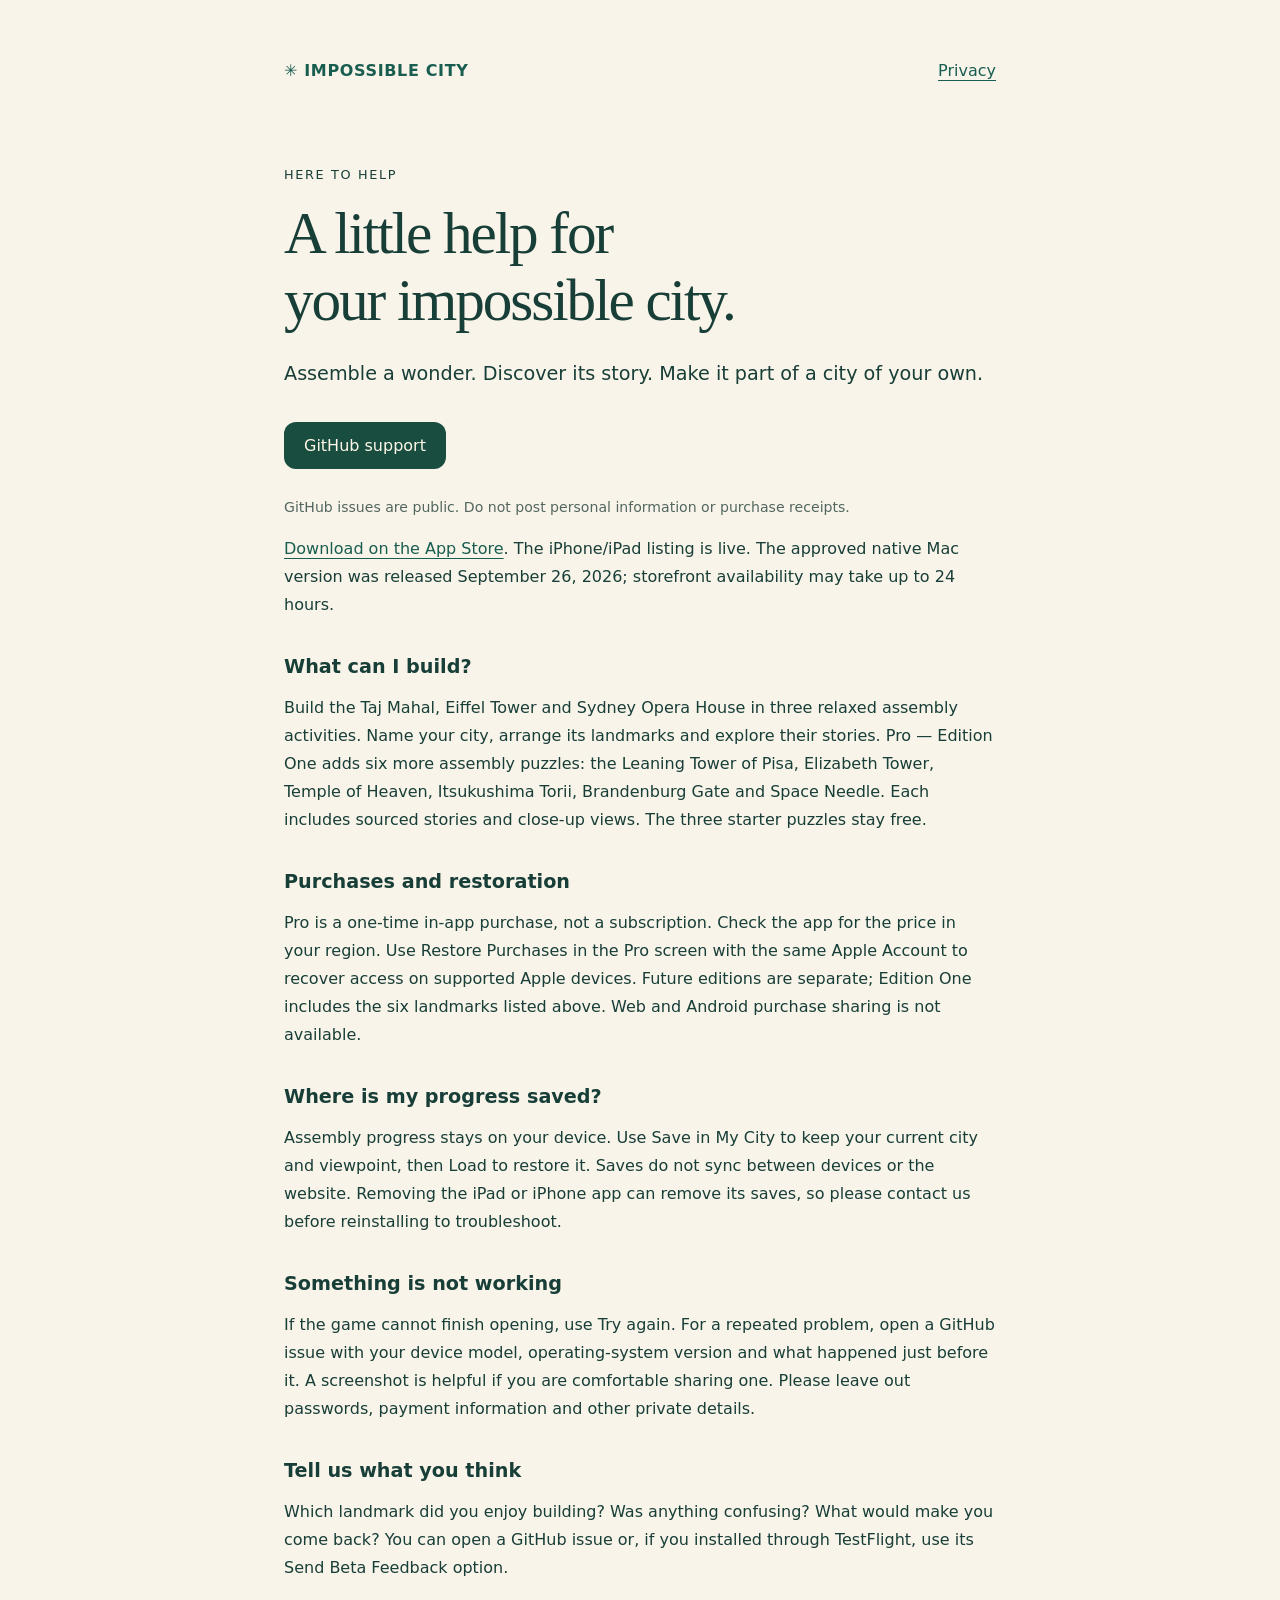
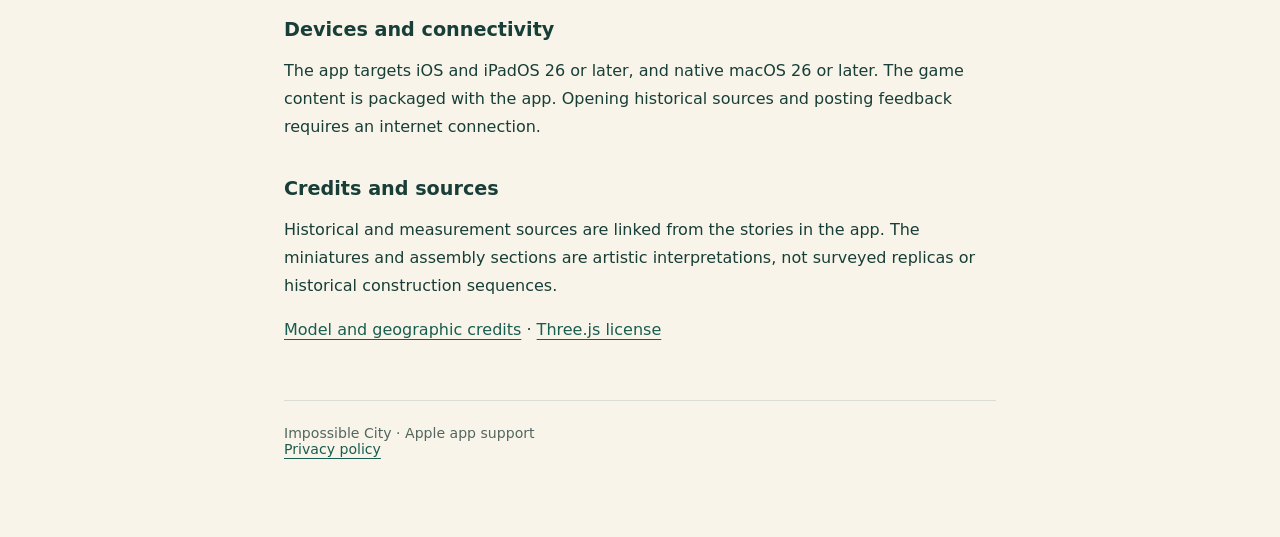
<file: support/index.html>
<!doctype html>
<html lang="en"><head><meta charset="utf-8"><meta name="viewport" content="width=device-width,initial-scale=1"><title>Impossible City — Support</title><link rel="stylesheet" href="styles.css"></head>
<body><main><nav aria-label="Main"><a class="brand" href="index.html">✳ IMPOSSIBLE CITY</a><a href="privacy.html">Privacy</a></nav>
<p class="eyebrow">Here to help</p><h1>A little help for<br>your impossible city.</h1>
<p class="intro">Assemble a wonder. Discover its story. Make it part of a city of your own.</p>
<a class="contact" href="https://github.com/pstarwars2026/impossible-city/issues/new/choose">GitHub support</a>
<p class="note">GitHub issues are public. Do not post personal information or purchase receipts.</p>
<p><a href="https://apps.apple.com/us/app/impossible-city-build-wonders/id6814018824">Download on the App Store</a>. The iPhone/iPad listing is live. The approved native Mac version was released September 26, 2026; storefront availability may take up to 24 hours.</p>
<h2>What can I build?</h2>
<p>Build the Taj Mahal, Eiffel Tower and Sydney Opera House in three relaxed assembly activities. Name your city, arrange its landmarks and explore their stories. Pro — Edition One adds six more assembly puzzles: the Leaning Tower of Pisa, Elizabeth Tower, Temple of Heaven, Itsukushima Torii, Brandenburg Gate and Space Needle. Each includes sourced stories and close-up views. The three starter puzzles stay free.</p>
<h2>Purchases and restoration</h2><p>Pro is a one-time in-app purchase, not a subscription. Check the app for the price in your region. Use Restore Purchases in the Pro screen with the same Apple Account to recover access on supported Apple devices. Future editions are separate; Edition One includes the six landmarks listed above. Web and Android purchase sharing is not available.</p><h2>Where is my progress saved?</h2>
<p>Assembly progress stays on your device. Use Save in My City to keep your current city and viewpoint, then Load to restore it. Saves do not sync between devices or the website. Removing the iPad or iPhone app can remove its saves, so please contact us before reinstalling to troubleshoot.</p>
<h2>Something is not working</h2>
<p>If the game cannot finish opening, use Try again. For a repeated problem, open a GitHub issue with your device model, operating-system version and what happened just before it. A screenshot is helpful if you are comfortable sharing one. Please leave out passwords, payment information and other private details.</p>
<h2>Tell us what you think</h2>
<p>Which landmark did you enjoy building? Was anything confusing? What would make you come back? You can open a GitHub issue or, if you installed through TestFlight, use its Send Beta Feedback option.</p>
<h2>Devices and connectivity</h2>
<p>The app targets iOS and iPadOS 26 or later, and native macOS 26 or later. The game content is packaged with the app. Opening historical sources and posting feedback requires an internet connection.</p>
<h2>Credits and sources</h2><p>Historical and measurement sources are linked from the stories in the app. The miniatures and assembly sections are artistic interpretations, not surveyed replicas or historical construction sequences.</p><p><a href="credits.html">Model and geographic credits</a> · <a href="licenses/three-MIT.txt">Three.js license</a></p><footer>Impossible City · Apple app support<br><a href="privacy.html">Privacy policy</a></footer></main></body></html>
</file>
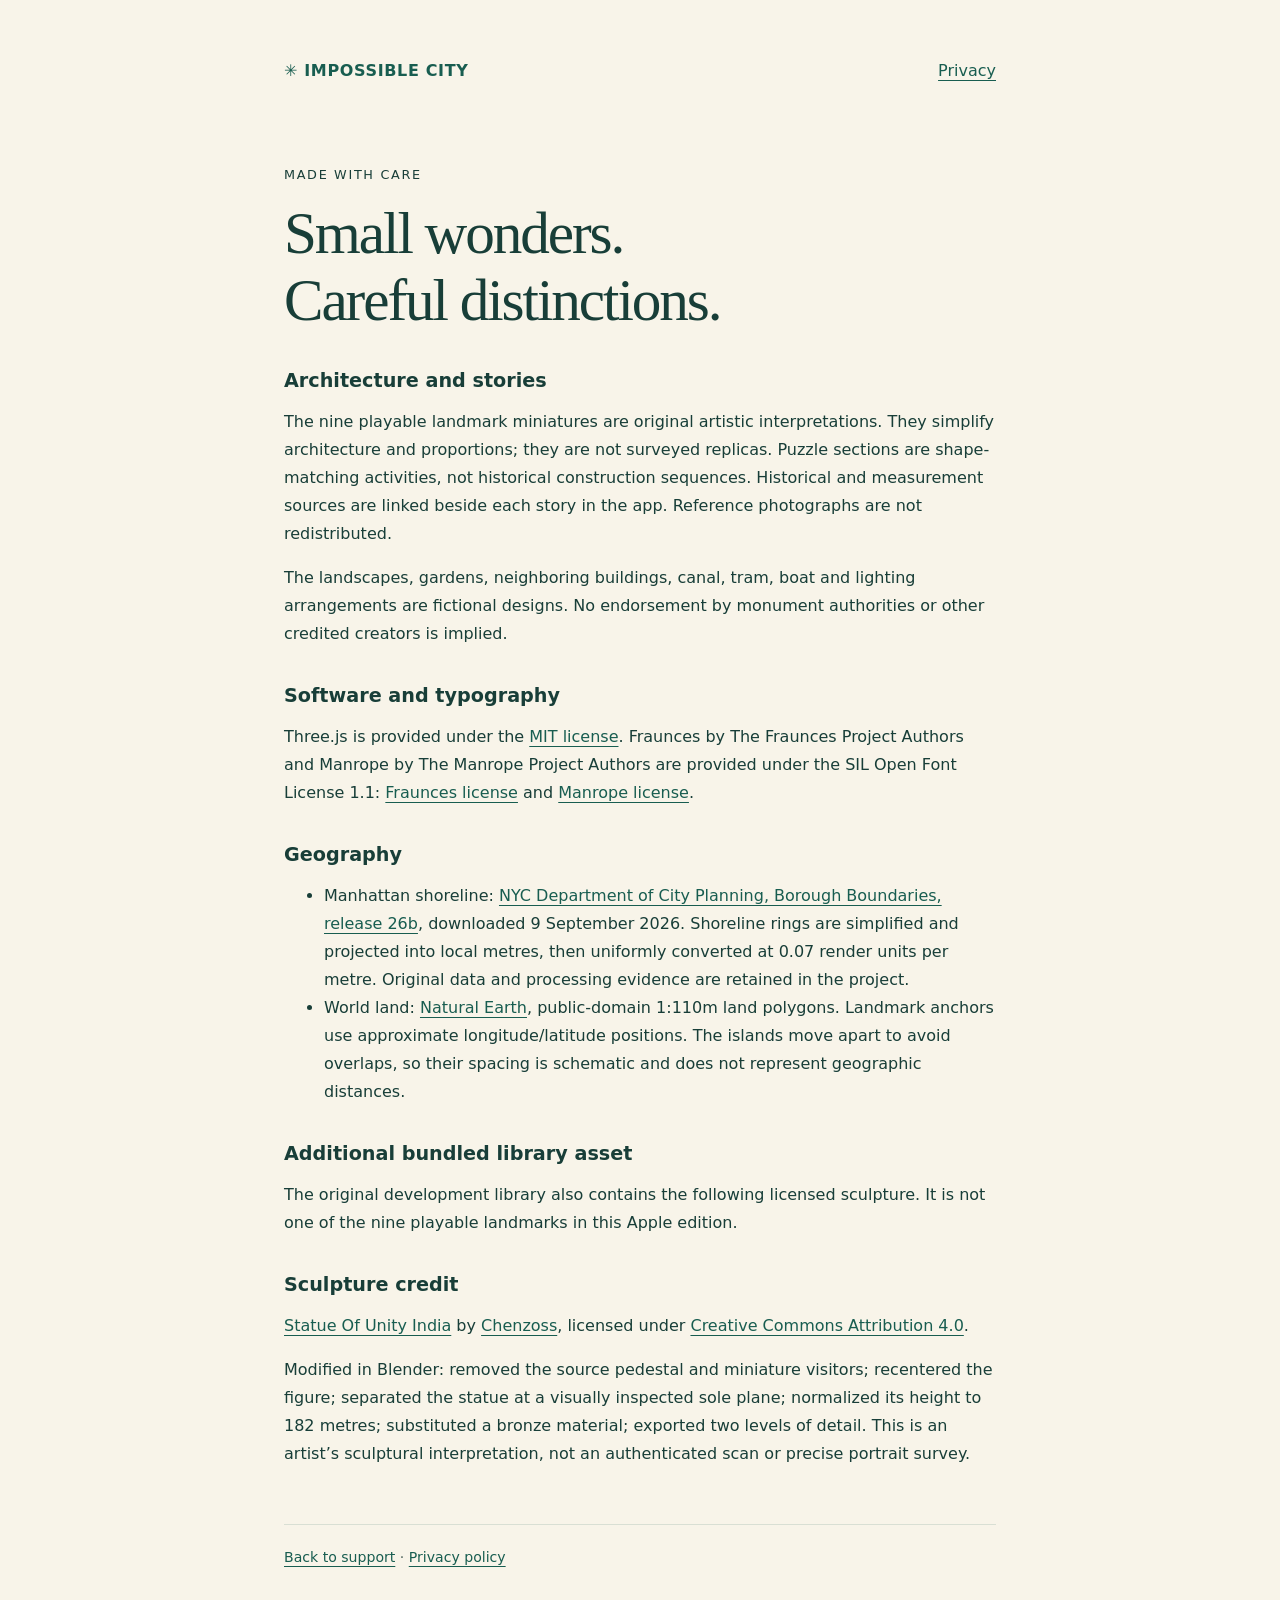
<file: support/credits.html>
<!doctype html><html lang="en"><head><meta charset="utf-8"><meta name="viewport" content="width=device-width,initial-scale=1"><title>Impossible City — Credits</title><link rel="stylesheet" href="styles.css"></head><body><main><nav aria-label="Main"><a class="brand" href="index.html">✳ IMPOSSIBLE CITY</a><a href="privacy.html">Privacy</a></nav><p class="eyebrow">Made with care</p><h1>Small wonders.<br>Careful distinctions.</h1><h2>Architecture and stories</h2><p>The nine playable landmark miniatures are original artistic interpretations. They simplify architecture and proportions; they are not surveyed replicas. Puzzle sections are shape-matching activities, not historical construction sequences. Historical and measurement sources are linked beside each story in the app. Reference photographs are not redistributed.</p><p>The landscapes, gardens, neighboring buildings, canal, tram, boat and lighting arrangements are fictional designs. No endorsement by monument authorities or other credited creators is implied.</p><h2>Software and typography</h2><p>Three.js is provided under the <a href="licenses/three-MIT.txt">MIT license</a>. Fraunces by The Fraunces Project Authors and Manrope by The Manrope Project Authors are provided under the SIL Open Font License 1.1: <a href="licenses/Fraunces-OFL.txt">Fraunces license</a> and <a href="licenses/Manrope-OFL.txt">Manrope license</a>.</p><h2>Geography</h2><ul><li>Manhattan shoreline: <a href="https://data.cityofnewyork.us/City-Government/Borough-Boundaries/gthc-hcne">NYC Department of City Planning, Borough Boundaries, release 26b</a>, downloaded 9 September 2026. Shoreline rings are simplified and projected into local metres, then uniformly converted at 0.07 render units per metre. Original data and processing evidence are retained in the project.</li><li>World land: <a href="https://www.naturalearthdata.com/about/">Natural Earth</a>, public-domain 1:110m land polygons. Landmark anchors use approximate longitude/latitude positions. The islands move apart to avoid overlaps, so their spacing is schematic and does not represent geographic distances.</li></ul><h2>Additional bundled library asset</h2><p>The original development library also contains the following licensed sculpture. It is not one of the nine playable landmarks in this Apple edition.</p><h2>Sculpture credit</h2><p><a href="https://sketchfab.com/3d-models/statue-of-unity-india-86ec4a3582694b84af4017db0d396398">Statue Of Unity India</a> by <a href="https://sketchfab.com/Chenzoss">Chenzoss</a>, licensed under <a href="https://creativecommons.org/licenses/by/4.0/">Creative Commons Attribution 4.0</a>.</p><p>Modified in Blender: removed the source pedestal and miniature visitors; recentered the figure; separated the statue at a visually inspected sole plane; normalized its height to 182 metres; substituted a bronze material; exported two levels of detail. This is an artist’s sculptural interpretation, not an authenticated scan or precise portrait survey.</p><footer><a href="index.html">Back to support</a> · <a href="privacy.html">Privacy policy</a></footer></main></body></html>
</file>
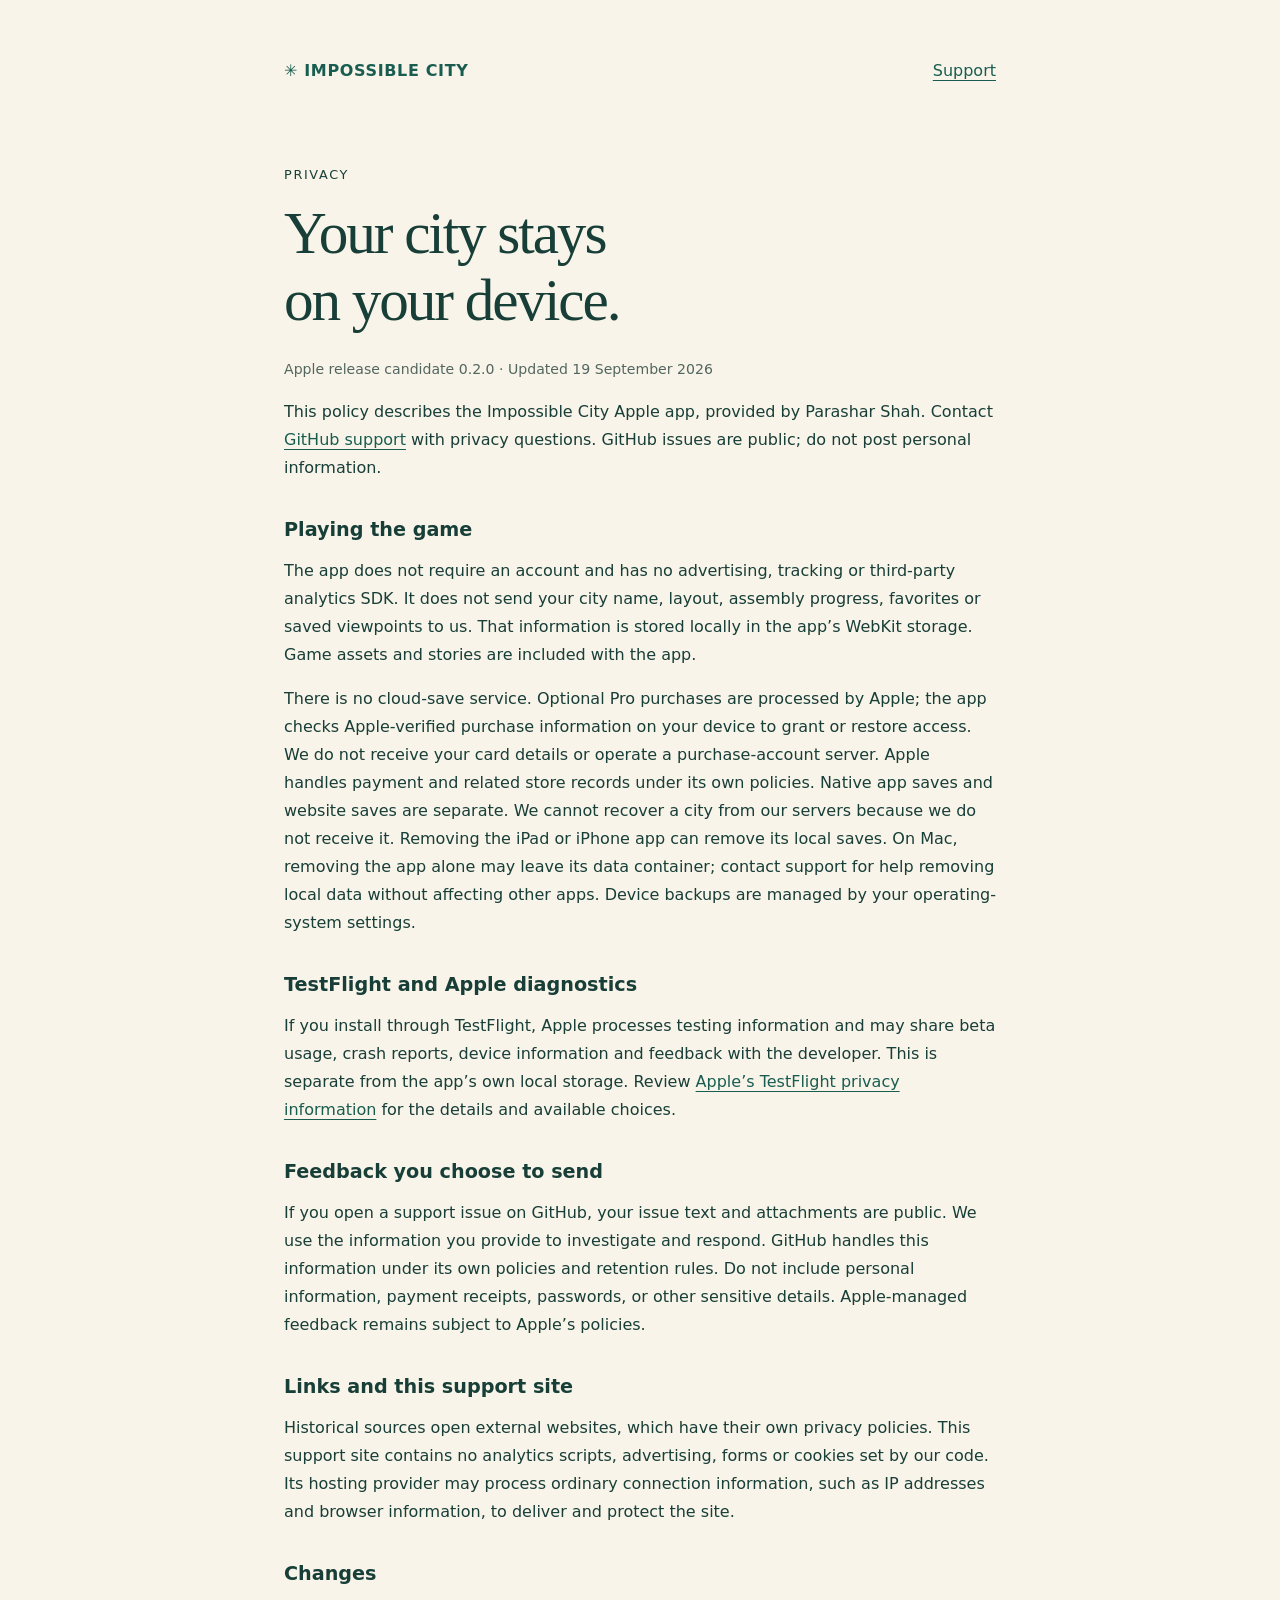
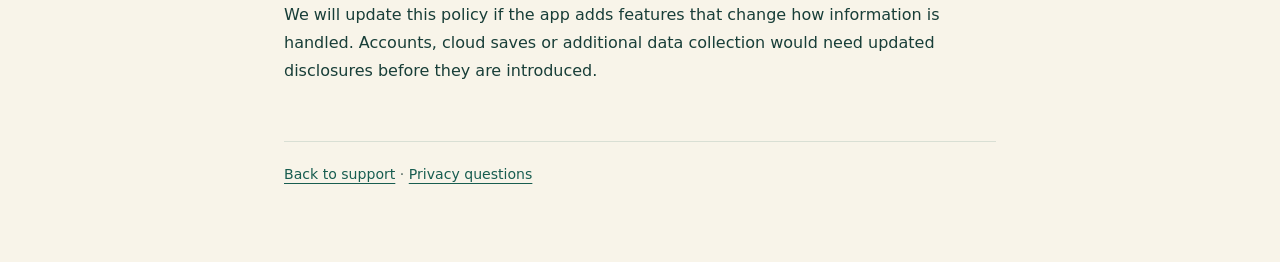
<file: support/privacy.html>
<!doctype html>
<html lang="en"><head><meta charset="utf-8"><meta name="viewport" content="width=device-width,initial-scale=1"><title>Impossible City — Privacy</title><link rel="stylesheet" href="styles.css"></head>
<body><main><nav aria-label="Main"><a class="brand" href="index.html">✳ IMPOSSIBLE CITY</a><a href="index.html">Support</a></nav>
<p class="eyebrow">Privacy</p><h1>Your city stays<br>on your device.</h1>
<p class="note">Apple release candidate 0.2.0 · Updated 19 September 2026</p>
<p>This policy describes the Impossible City Apple app, provided by Parashar Shah. Contact <a href="https://github.com/pstarwars2026/impossible-city/issues/new/choose">GitHub support</a> with privacy questions. GitHub issues are public; do not post personal information.</p>
<h2>Playing the game</h2>
<p>The app does not require an account and has no advertising, tracking or third-party analytics SDK. It does not send your city name, layout, assembly progress, favorites or saved viewpoints to us. That information is stored locally in the app’s WebKit storage. Game assets and stories are included with the app.</p>
<p>There is no cloud-save service. Optional Pro purchases are processed by Apple; the app checks Apple-verified purchase information on your device to grant or restore access. We do not receive your card details or operate a purchase-account server. Apple handles payment and related store records under its own policies. Native app saves and website saves are separate. We cannot recover a city from our servers because we do not receive it. Removing the iPad or iPhone app can remove its local saves. On Mac, removing the app alone may leave its data container; contact support for help removing local data without affecting other apps. Device backups are managed by your operating-system settings.</p>
<h2>TestFlight and Apple diagnostics</h2>
<p>If you install through TestFlight, Apple processes testing information and may share beta usage, crash reports, device information and feedback with the developer. This is separate from the app’s own local storage. Review <a href="https://www.apple.com/legal/privacy/data/en/test-flight/">Apple’s TestFlight privacy information</a> for the details and available choices.</p>
<h2>Feedback you choose to send</h2>
<p>If you open a support issue on GitHub, your issue text and attachments are public. We use the information you provide to investigate and respond. GitHub handles this information under its own policies and retention rules. Do not include personal information, payment receipts, passwords, or other sensitive details. Apple-managed feedback remains subject to Apple’s policies.</p>
<h2>Links and this support site</h2>
<p>Historical sources open external websites, which have their own privacy policies. This support site contains no analytics scripts, advertising, forms or cookies set by our code. Its hosting provider may process ordinary connection information, such as IP addresses and browser information, to deliver and protect the site.</p>
<h2>Changes</h2>
<p>We will update this policy if the app adds features that change how information is handled. Accounts, cloud saves or additional data collection would need updated disclosures before they are introduced.</p>
<footer><a href="index.html">Back to support</a> · <a href="https://github.com/pstarwars2026/impossible-city/issues/new/choose">Privacy questions</a></footer></main></body></html>
</file>
<file: support/styles.css>
:root { color-scheme: light; font-family: ui-sans-serif, system-ui, sans-serif; color:#183e38; background:#f8f4e9; }
* { box-sizing:border-box; }
body { margin:0; }
main { max-width:760px; margin:auto; padding:48px 24px 80px; }
nav { display:flex; gap:20px; flex-wrap:wrap; margin-bottom:72px; }
nav a { min-height:44px; display:inline-flex; align-items:center; }
a { color:#185d50; text-underline-offset:4px; overflow-wrap:anywhere; }
a:focus-visible { outline:3px solid #b2652b; outline-offset:5px; }
.brand { font-weight:750; letter-spacing:.04em; text-decoration:none; margin-right:auto; }
.eyebrow { font-size:.8rem; letter-spacing:.13em; text-transform:uppercase; }
h1 { font:500 clamp(2.3rem,7vw,3.7rem)/1.12 Georgia,serif; letter-spacing:-.035em; margin:14px 0 24px; }
h2 { font-size:1.2rem; margin-top:36px; }
p,li { line-height:1.75; }
.intro { font-size:1.2rem; }
.contact { display:inline-block; padding:14px 20px; border-radius:12px; background:#184d40; color:#fff8e9; text-decoration:none; margin:12px 0; }
.note,footer { font-size:.88rem; color:#52665f; }
footer { margin-top:56px; border-top:1px solid #d9dfd4; padding-top:24px; }
@media(max-width:480px) { nav { margin-bottom:42px; } main { padding-top:24px; } }
</file>
